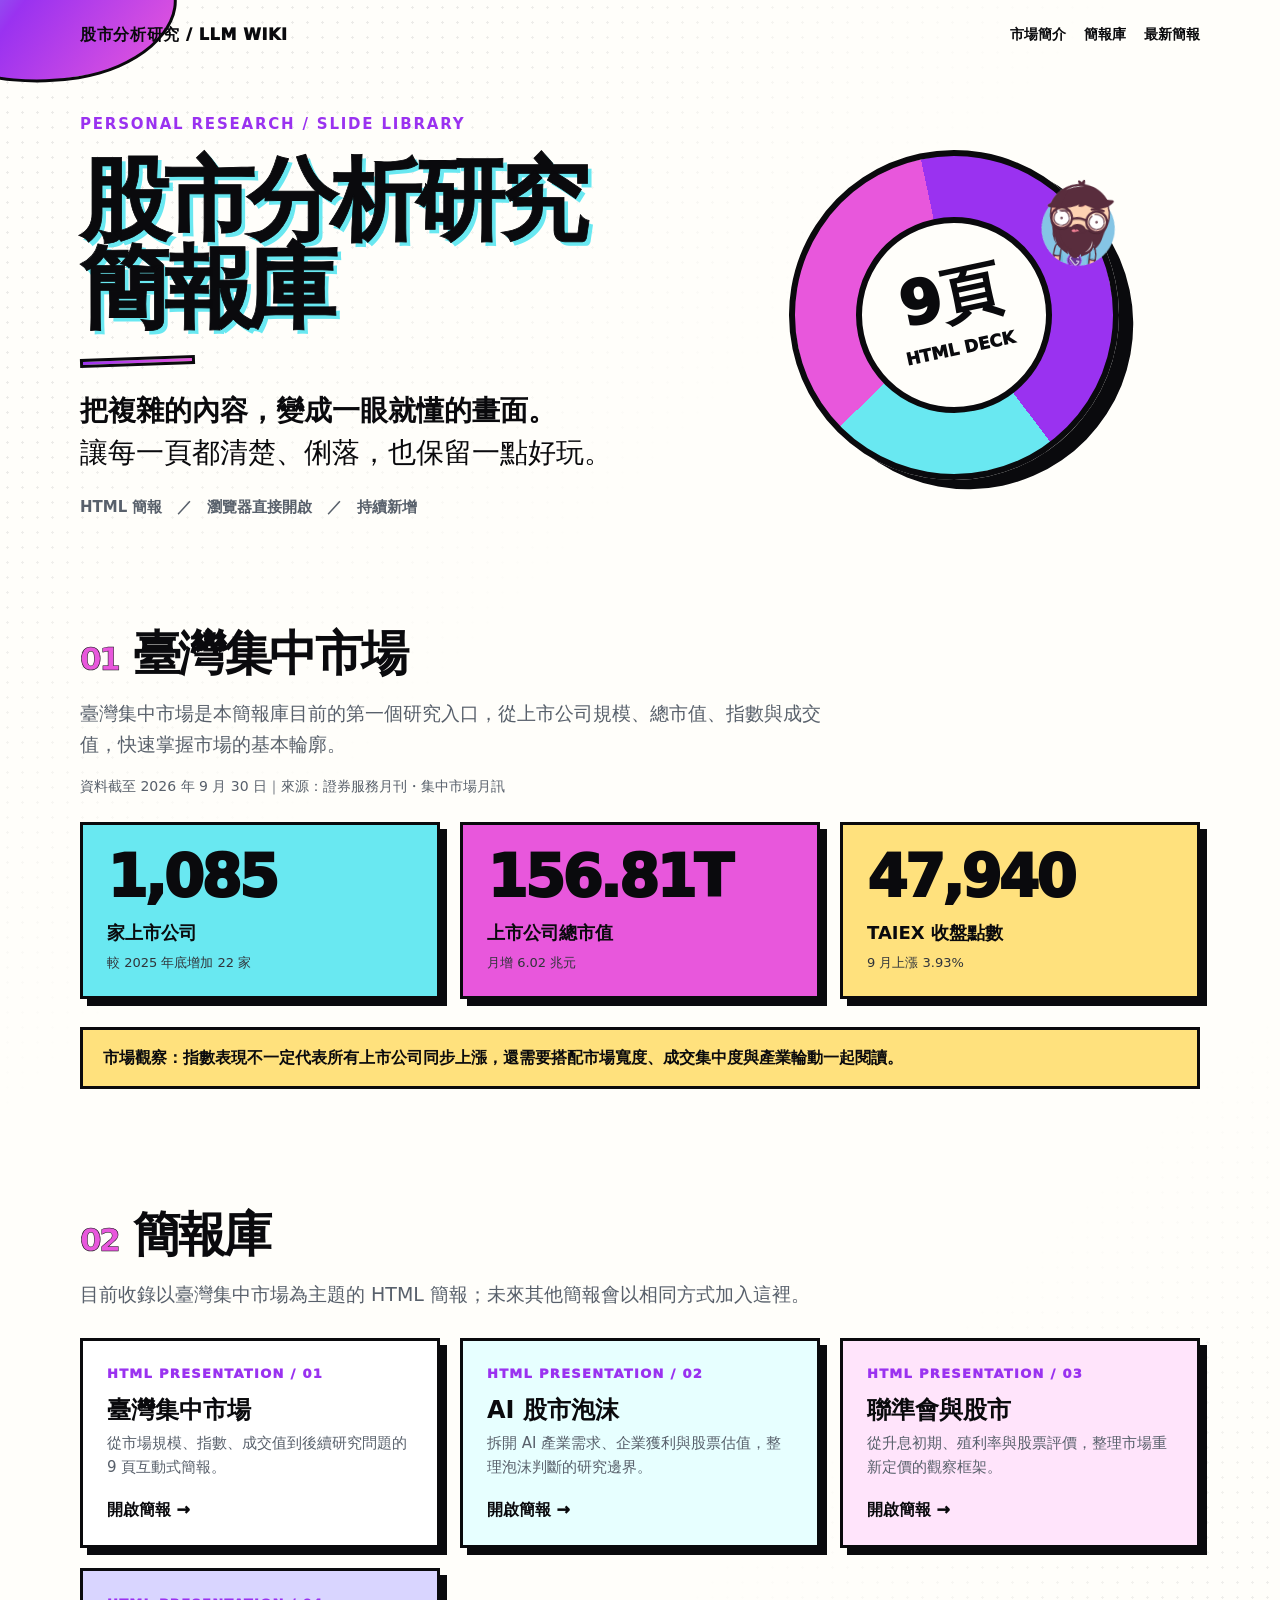
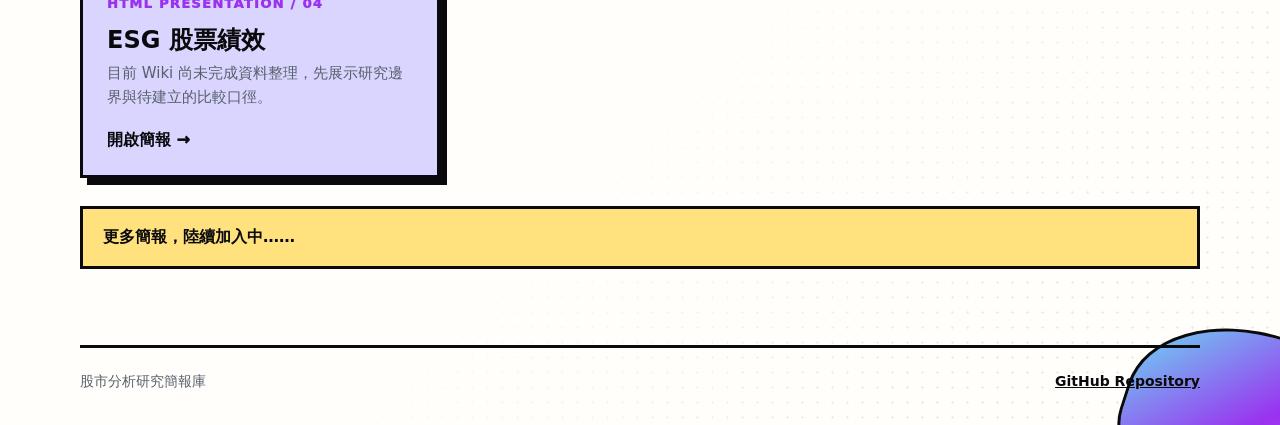
<file: index.html>
<!doctype html>
<html lang="zh-Hant">
<head>
  <meta charset="utf-8">
  <meta name="viewport" content="width=device-width, initial-scale=1">
  <meta name="description" content="股市分析研究簡報庫：以數位普普風呈現市場研究簡報。">
  <title>股市分析研究簡報庫</title>
  <style>
    :root{--paper:#fffefa;--ink:#0a0a0d;--muted:#58606b;--purple:#9a32f0;--pink:#e857dc;--cyan:#69e8f1;--yellow:#ffe17d;--line:3px solid var(--ink)}
    *{box-sizing:border-box}html{scroll-behavior:smooth}body{margin:0;background:#e5e6ed;color:var(--ink);font-family:"Noto Sans TC","Microsoft JhengHei",system-ui,sans-serif;line-height:1.65}
    .page{min-height:100vh;position:relative;overflow:hidden;background:var(--paper)}.page:before{content:"";position:absolute;inset:0;pointer-events:none;background-image:radial-gradient(var(--ink) 1.2px,transparent 1.2px);background-size:15px 15px;opacity:.07;mask-image:linear-gradient(135deg,#000 0 15%,transparent 35% 68%,#000 88%)}
    .blob{position:absolute;border:var(--line);background:linear-gradient(135deg,var(--cyan),var(--purple) 48%,var(--pink));pointer-events:none}.blob.tl{width:280px;height:175px;left:-105px;top:-90px;border-radius:20% 65% 45% 70%;transform:rotate(-9deg)}.blob.br{width:280px;height:190px;right:-120px;bottom:-100px;border-radius:48% 28% 60% 38%;transform:rotate(18deg)}
    .wrap{position:relative;z-index:1;width:min(1120px,calc(100% - 48px));margin:0 auto}.nav{display:flex;align-items:center;justify-content:space-between;gap:20px;padding:22px 0 8px}.brand{font-weight:950;letter-spacing:.04em}.nav-links{display:flex;gap:18px;flex-wrap:wrap;justify-content:flex-end}.nav-links a{color:var(--ink);text-decoration:none;font-size:14px;font-weight:850;border-bottom:2px solid transparent}.nav-links a:hover{color:var(--purple);border-color:var(--purple)}.hero{padding:56px 0 66px;min-height:520px;display:grid;grid-template-columns:1.08fr .92fr;gap:50px;align-items:center}.eyebrow{font-size:15px;letter-spacing:.12em;font-weight:900;color:var(--purple);text-transform:uppercase}.hero h1{max-width:680px;margin:20px 0 18px;font-size:clamp(44px,7vw,90px);line-height:.98;letter-spacing:-.07em;text-shadow:4px 4px 0 var(--cyan);-webkit-text-stroke:.8px var(--ink)}.rule{width:115px;height:9px;border:var(--line);background:linear-gradient(90deg,var(--purple),var(--pink));transform:rotate(-2deg);margin:24px 0}.hero p{max-width:650px;margin:0;font-size:clamp(19px,2.2vw,28px);line-height:1.5}.meta{margin-top:22px!important;font-size:15px!important;color:var(--muted);font-weight:700}.visual{display:grid;place-items:center;min-height:360px;position:relative}.ring{width:min(330px,70vw);aspect-ratio:1;border:6px solid var(--ink);border-radius:50%;background:conic-gradient(var(--purple) 0 43%,var(--cyan) 43% 66%,var(--pink) 66% 100%);box-shadow:12px 12px 0 var(--ink);display:grid;place-items:center;transform:rotate(-12deg)}.ring:after{content:"";width:58%;aspect-ratio:1;border:6px solid var(--ink);border-radius:50%;background:var(--paper)}.ring-copy{position:absolute;text-align:center;transform:rotate(-12deg);font-weight:950}.ring-copy .number{font-size:clamp(30px,4.8vw,60px);line-height:.95}.ring-copy .label{font-size:17px;margin-top:10px}.avatar{position:absolute;width:110px;right:5%;top:2%;transform:rotate(7deg)}.avatar img{display:block;width:100%}
    .section{padding:44px 0 76px}.section h2{margin:0;font-size:clamp(28px,4vw,48px);line-height:1.08;letter-spacing:-.05em}.section h2 span{color:var(--pink);font-size:.65em;margin-right:.45em;-webkit-text-stroke:.5px var(--ink)}.section-intro{max-width:760px;color:var(--muted);font-size:19px;margin:18px 0 28px}.section-meta{margin:-14px 0 24px;color:var(--muted);font-size:14px}.grid{display:grid;grid-template-columns:repeat(3,1fr);gap:20px}.card{border:var(--line);padding:22px 24px;background:#fff;box-shadow:7px 7px 0 var(--ink)}.card:nth-child(2){background:#e7ffff}.card:nth-child(3){background:#ffe4fb}.card h3{margin:0 0 8px;font-size:22px}.card p{margin:0;font-size:16px;line-height:1.6}.stat-grid{display:grid;grid-template-columns:repeat(3,1fr);gap:20px}.stat{border:var(--line);padding:22px 24px;background:var(--cyan);box-shadow:7px 7px 0 var(--ink)}.stat:nth-child(2){background:var(--pink)}.stat:nth-child(3){background:var(--yellow)}.stat-value{font-size:clamp(34px,5vw,58px);font-weight:950;line-height:1.05;letter-spacing:-.05em}.stat-label{font-size:18px;font-weight:900;margin-top:10px}.stat-note{color:#30343a;font-size:13px;margin-top:5px}.entry-grid{display:grid;grid-template-columns:repeat(3,1fr);gap:20px;margin-top:26px}.entry{display:flex;min-height:210px;flex-direction:column;justify-content:space-between;color:var(--ink);text-decoration:none;border:var(--line);padding:22px 24px;background:#fff;box-shadow:7px 7px 0 var(--ink);transition:transform .15s ease}.entry:hover{transform:translate(-3px,-3px)}.entry:nth-child(2){background:#e7ffff}.entry:nth-child(3){background:#ffe4fb}.entry:nth-child(4){background:#d9d5ff}.entry:nth-child(5){background:#fff}.entry:nth-child(6){background:#e7ffff}.entry-tag{font-size:13px;letter-spacing:.1em;font-weight:950;color:var(--purple);text-transform:uppercase}.entry h3{font-size:24px;line-height:1.15;margin:12px 0 8px}.entry p{margin:0;color:var(--muted);font-size:15px;line-height:1.55}.entry-cta{margin-top:18px;font-weight:950}.question-list{display:grid;grid-template-columns:repeat(2,1fr);gap:14px 26px;margin:0;padding:0;list-style:none}.question-list li{border-top:3px solid var(--ink);padding:14px 0;font-size:17px;font-weight:750}.question-list li::before{content:"?";display:inline-grid;place-items:center;width:26px;height:26px;margin-right:10px;border:2px solid var(--ink);border-radius:50%;background:var(--cyan);font-weight:950}.notice{margin-top:28px;border:var(--line);background:var(--yellow);padding:15px 20px;font-size:16px;font-weight:750}.footer{border-top:var(--line);padding:22px 0 32px;color:var(--muted);font-size:14px;display:flex;justify-content:space-between;gap:18px}.footer a{color:var(--ink);font-weight:850}
    @media(max-width:760px){.wrap{width:min(100% - 34px,600px)}.nav{align-items:flex-start;flex-direction:column}.nav-links{justify-content:flex-start}.hero{grid-template-columns:1fr;gap:20px;padding-top:44px}.visual{min-height:285px}.avatar{width:84px;right:10%;top:0}.grid,.stat-grid,.entry-grid,.question-list,.links{grid-template-columns:1fr}.section{padding:34px 0 54px}.footer{display:block}.footer span{display:block;margin-top:6px}}
  </style>
</head>
<body>
  <main class="page">
    <div class="blob tl"></div><div class="blob br"></div>
    <div class="wrap">
      <nav class="nav" aria-label="主要導覽">
        <div class="brand">股市分析研究 / LLM WIKI</div>
        <div class="nav-links"><a href="#market">市場簡介</a><a href="#decks">簡報庫</a><a href="html/taiwan-stock-market.html">最新簡報</a></div>
      </nav>
      <header class="hero">
        <div>
          <div class="eyebrow">Personal Research / Slide Library</div>
          <h1>股市分析研究<br>簡報庫</h1>
          <div class="rule"></div>
          <p><strong>把複雜的內容，變成一眼就懂的畫面。</strong><br>讓每一頁都清楚、俐落，也保留一點好玩。</p>
          <p class="meta">HTML 簡報　／　瀏覽器直接開啟　／　持續新增</p>
        </div>
        <div class="visual" aria-label="股市研究簡報視覺化裝飾">
          <div class="ring"></div>
          <div class="ring-copy"><div class="number">9頁</div><div class="label">HTML DECK</div></div>
          <figure class="avatar"><img src="raw/assets/beanhead-01-transparent.png" alt="研究角色插圖"></figure>
        </div>
      </header>

      <section class="section" id="market">
        <h2><span>01</span>臺灣集中市場</h2>
        <p class="section-intro">臺灣集中市場是本簡報庫目前的第一個研究入口，從上市公司規模、總市值、指數與成交值，快速掌握市場的基本輪廓。</p>
        <p class="section-meta">資料截至 2026 年 9 月 30 日｜來源：證券服務月刊・集中市場月訊</p>
        <div class="stat-grid">
          <article class="stat"><div class="stat-value">1,085</div><div class="stat-label">家上市公司</div><div class="stat-note">較 2025 年底增加 22 家</div></article>
          <article class="stat"><div class="stat-value">156.81T</div><div class="stat-label">上市公司總市值</div><div class="stat-note">月增 6.02 兆元</div></article>
          <article class="stat"><div class="stat-value">47,940</div><div class="stat-label">TAIEX 收盤點數</div><div class="stat-note">9 月上漲 3.93%</div></article>
        </div>
        <div class="notice">市場觀察：指數表現不一定代表所有上市公司同步上漲，還需要搭配市場寬度、成交集中度與產業輪動一起閱讀。</div>
      </section>

      <section class="section" id="decks">
        <h2><span>02</span>簡報庫</h2>
        <p class="section-intro">目前收錄以臺灣集中市場為主題的 HTML 簡報；未來其他簡報會以相同方式加入這裡。</p>
        <div class="entry-grid">
          <a class="entry" href="html/taiwan-stock-market.html"><div><div class="entry-tag">HTML Presentation / 01</div><h3>臺灣集中市場</h3><p>從市場規模、指數、成交值到後續研究問題的 9 頁互動式簡報。</p></div><div class="entry-cta">開啟簡報 →</div></a>
          <a class="entry" href="html/ai-stock-bubble.html"><div><div class="entry-tag">HTML Presentation / 02</div><h3>AI 股市泡沫</h3><p>拆開 AI 產業需求、企業獲利與股票估值，整理泡沫判斷的研究邊界。</p></div><div class="entry-cta">開啟簡報 →</div></a>
          <a class="entry" href="html/fed-and-stocks.html"><div><div class="entry-tag">HTML Presentation / 03</div><h3>聯準會與股市</h3><p>從升息初期、殖利率與股票評價，整理市場重新定價的觀察框架。</p></div><div class="entry-cta">開啟簡報 →</div></a>
          <a class="entry" href="html/esg-stock-performance.html"><div><div class="entry-tag">HTML Presentation / 04</div><h3>ESG 股票績效</h3><p>目前 Wiki 尚未完成資料整理，先展示研究邊界與待建立的比較口徑。</p></div><div class="entry-cta">開啟簡報 →</div></a>
        </div>
        <div class="notice">更多簡報，陸續加入中……</div>
      </section>

      <footer class="footer">
        <span>股市分析研究簡報庫</span>
        <span><a href="https://github.com/tzuyin-19/-LLM-Wiki">GitHub Repository</a></span>
      </footer>
    </div>
  </main>
</body>
</html>
</file>
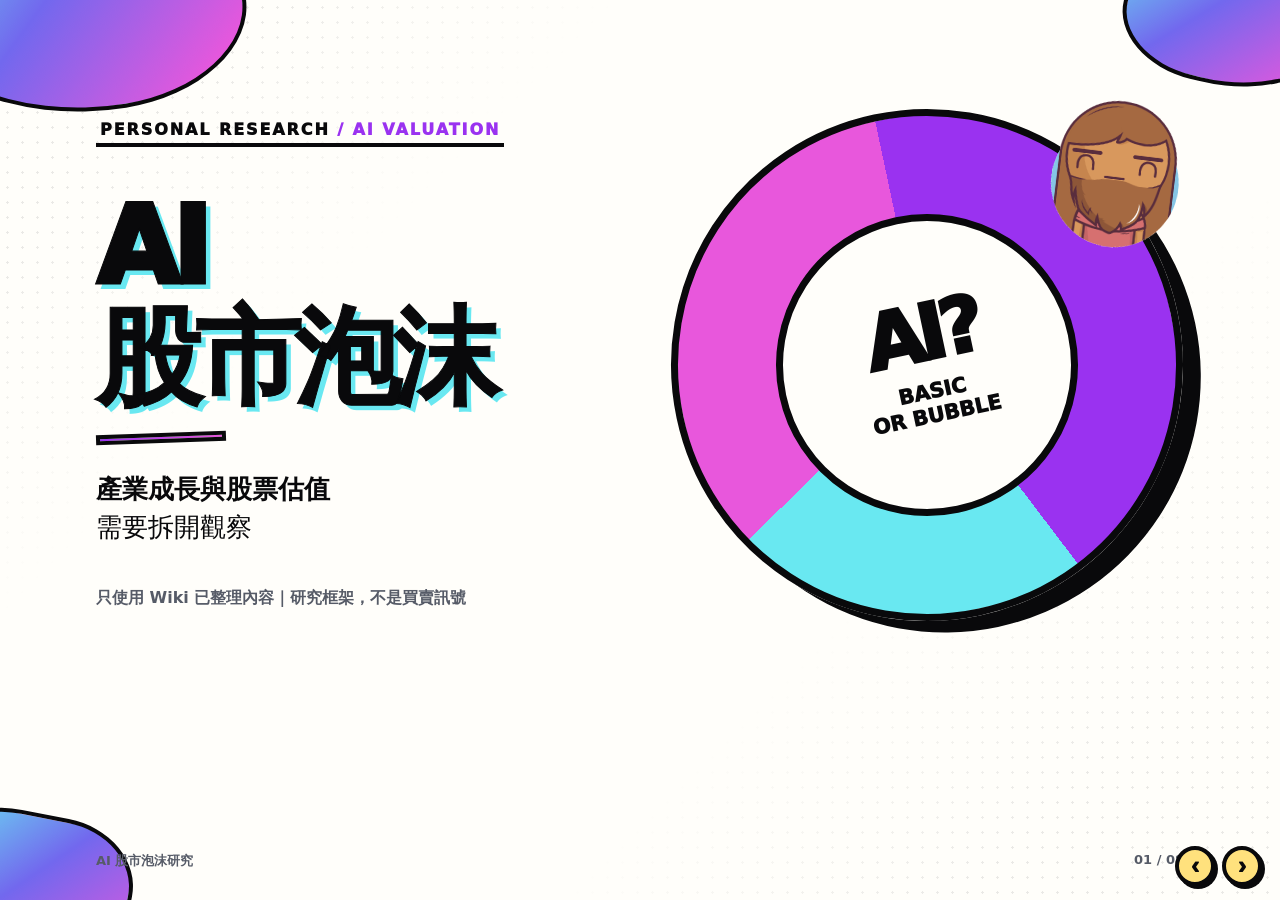
<file: html/ai-stock-bubble.html>
<!doctype html>
<html lang="zh-Hant">
<head>
  <meta charset="utf-8"><meta name="viewport" content="width=device-width, initial-scale=1">
  <title>AI 股市泡沫｜數位普普風研究簡報</title><link rel="stylesheet" href="deck.css">
</head>
<body>
<main aria-label="AI 股市泡沫研究簡報">
  <section class="slide cover active"><div class="blob tl"></div><div class="blob tr"></div><div class="blob bl"></div><div class="content cover-grid"><div class="cover-copy"><div class="eyebrow">Personal Research <span>/ AI Valuation</span></div><h1>AI<br>股市泡沫</h1><div class="rule"></div><p class="lead"><strong>產業成長與股票估值</strong><br>需要拆開觀察</p><p class="subtle">只使用 Wiki 已整理內容｜研究框架，不是買賣訊號</p></div><div class="cover-visual"><div class="ring"></div><div class="ring-copy"><div class="number">AI?</div><div class="caption">BASIC<br>OR BUBBLE</div></div></div></div><figure class="avatar cover-avatar"><img src="../raw/assets/beanhead-02-transparent.png" alt="研究視角插圖"></figure><div class="footer"><span>AI 股市泡沫研究</span><span>01 / 08</span></div></section>
  <section class="slide"><div class="blob tr"></div><div class="blob bl"></div><div class="content"><div class="slide-head"><span class="slide-no">01</span><h2>兩個問題，不是一個答案</h2></div><div class="rule"></div><div class="two-col wide-left"><div><p class="lead">AI 產業需求、企業獲利與 AI 股票估值，可能朝不同方向變化。</p><div class="stat-stack"><div class="stat-line"><span class="number">需求</span><span class="label">模型、雲端、資料中心與晶片</span></div><div class="stat-line"><span class="number">獲利</span><span class="label">營收、毛利率、淨利率與現金流</span></div><div class="stat-line"><span class="number">估值</span><span class="label">利率、風險溢酬與市場定價</span></div></div></div><div class="note yellow">研究摘要：<strong>產業基本面變好，不代表所有 AI 股票估值都合理。</strong></div></div></div><div class="footer"><span>問題拆解</span><span>02 / 08</span></div></section>
  <section class="slide"><div class="blob tl"></div><div class="blob br"></div><div class="content"><div class="slide-head"><span class="slide-no">02</span><h2>獲利與現金流是觀察入口</h2></div><div class="rule"></div><div class="two-col"><div><p class="lead">凱基證券整理的觀點，將獲利率與自由現金流視為區分成長與估值泡沫的線索。</p><div class="note cyan" style="margin-top:1.8em">文章引用一組 <strong>30 家 AI 概念企業</strong>，並與標普 470 家平均比較。樣本定義與計算方式尚未回到原始研究核對。</div></div><div><div class="big-number">FCF</div><div class="big-label">自由現金流可以補充只看營收或股價的不足。</div><div class="note pink" style="margin-top:1.6em">需要確認資本支出、租賃與融資成本是否完整納入。</div></div></div></div><div class="footer"><span>獲利率與自由現金流</span><span>03 / 08</span></div></section>
  <section class="slide"><div class="blob tr"></div><div class="blob bl"></div><div class="content"><div class="slide-head"><span class="slide-no">03</span><h2>與 1999 年比較，仍不能直接下結論</h2></div><div class="rule"></div><div class="two-col wide-left"><div><p class="lead">文章認為目前部分科技產業的現金創造能力，比 1999 年科技泡沫時期更健康。</p><div class="change-stage"><div class="change up"><div class="value">較強</div><div class="desc">文章對現況的正面比較</div></div><div class="change down"><div class="value">待核</div><div class="desc">樣本、期間與計算口徑尚未核對</div></div></div></div><div class="note yellow"><strong>可保留的判斷</strong><br><br>短線估值疑慮仍可能造成市場震盪。這篇券商觀點不足以證明 AI 股票沒有泡沫或估值合理。</div></div></div><div class="footer"><span>歷史比較的限制</span><span>04 / 08</span></div></section>
  <section class="slide"><div class="blob tl"></div><div class="blob br"></div><div class="content"><div class="slide-head"><span class="slide-no">04</span><h2>利率與預期反轉，會放大估值風險</h2></div><div class="rule"></div><div class="risk-layout"><div><div class="risk-number">3</div><p class="lead"><strong>全球風險</strong><br>需要放進同一個情境框架</p></div><div class="risk-list"><div class="risk-item"><h3>AI 預期</h3><p>投資與獲利預期反轉，可能造成資產估值修正。</p></div><div class="risk-item"><h3>債券殖利率</h3><p>殖利率上升可能提高折現壓力。</p></div><div class="risk-item"><h3>金融脆弱性</h3><p>槓桿、流動性錯配與集中度可能互相放大。</p></div><div class="risk-item"><h3>資料缺口</h3><p>目前尚無完整 Wiki 資料量化對個別公司或臺股的影響。</p></div></div></div><div class="footer"><span>全球金融穩定風險</span><span>05 / 08</span></div></section>
  <section class="slide"><div class="blob tr"></div><div class="blob bl"></div><div class="content"><div class="slide-head"><span class="slide-no">05</span><h2>目前可形成的研究假說</h2></div><div class="rule"></div><p class="lead">這些是假說，不是已驗證的市場結論。</p><div class="question-list"><div class="question"><div class="qno">A</div><p><strong>基本面與估值分離</strong><br>AI 產業基本面仍成長，不代表所有 AI 股票估值合理。</p></div><div class="question"><div class="qno">B</div><p><strong>利率先影響定價</strong><br>高估值成長股可能先反映折現率變化，再反映營收。</p></div><div class="question"><div class="qno">C</div><p><strong>需求與供給同時觀察</strong><br>資料中心建設放慢，可能先改變訂單時點與客戶組合。</p></div></div></div><div class="footer"><span>研究假說</span><span>06 / 08</span></div></section>
  <section class="slide"><div class="blob tl"></div><div class="blob br"></div><div class="content"><div class="slide-head"><span class="slide-no">06</span><h2>研究邊界</h2></div><div class="rule"></div><div class="two-col"><div><p class="lead">目前 Wiki 足以建立研究框架，但不足以做出完整的量化比較。</p><div class="stat-stack"><div class="stat-line"><span class="number">B</span><span class="label">券商觀點與官方分析</span></div><div class="stat-line"><span class="number">缺</span><span class="label">美債殖利率、估值與公司資料集</span></div><div class="stat-line"><span class="number">待</span><span class="label">核對樣本、期間、指標與方法</span></div></div></div><div class="note pink"><strong>因此本簡報不回答：</strong><br><br>AI 股票現在是不是泡沫？<br>哪些股票一定會上漲或下跌？</div></div></div><div class="footer"><span>證據等級與限制</span><span>07 / 08</span></div></section>
  <section class="slide"><div class="blob tl"></div><div class="blob tr"></div><div class="content"><div class="slide-head"><span class="slide-no">07</span><h2>來源與下一步</h2></div><div class="rule"></div><p class="lead"><strong>先把產業需求、公司獲利與股票估值分開，再用資料連回來。</strong></p><ul class="source-list"><li><a href="../wiki/macro/ai-valuation-and-rate-risk.md">Wiki：AI 估值與利率風險</a></li><li><a href="../wiki/source-notes/2026-01-06-kgi-ai-us-stocks-bubble.md">Wiki 來源筆記：凱基證券・AI 是美股的未來還是泡沫？</a></li><li><a href="../wiki/macro/global-financial-stability-risks.md">Wiki：全球金融穩定風險</a></li><li><a href="../wiki/source-notes/2026-10-13-IMF-global-financial-markets-risks.md">Wiki 來源筆記：IMF 全球金融市場風險</a></li></ul><div class="note yellow" style="margin-top:1.5em">下一步：核對 AI 企業樣本、自由現金流口徑與殖利率資料，再進行可重現比較。</div></div><div class="footer"><span>AI 股市泡沫研究</span><span>08 / 08</span></div></section>
</main>
<nav class="controls" aria-label="簡報控制"><button id="prev" aria-label="上一頁">‹</button><button id="next" aria-label="下一頁">›</button></nav><script src="deck.js"></script>
</body></html>
</file>
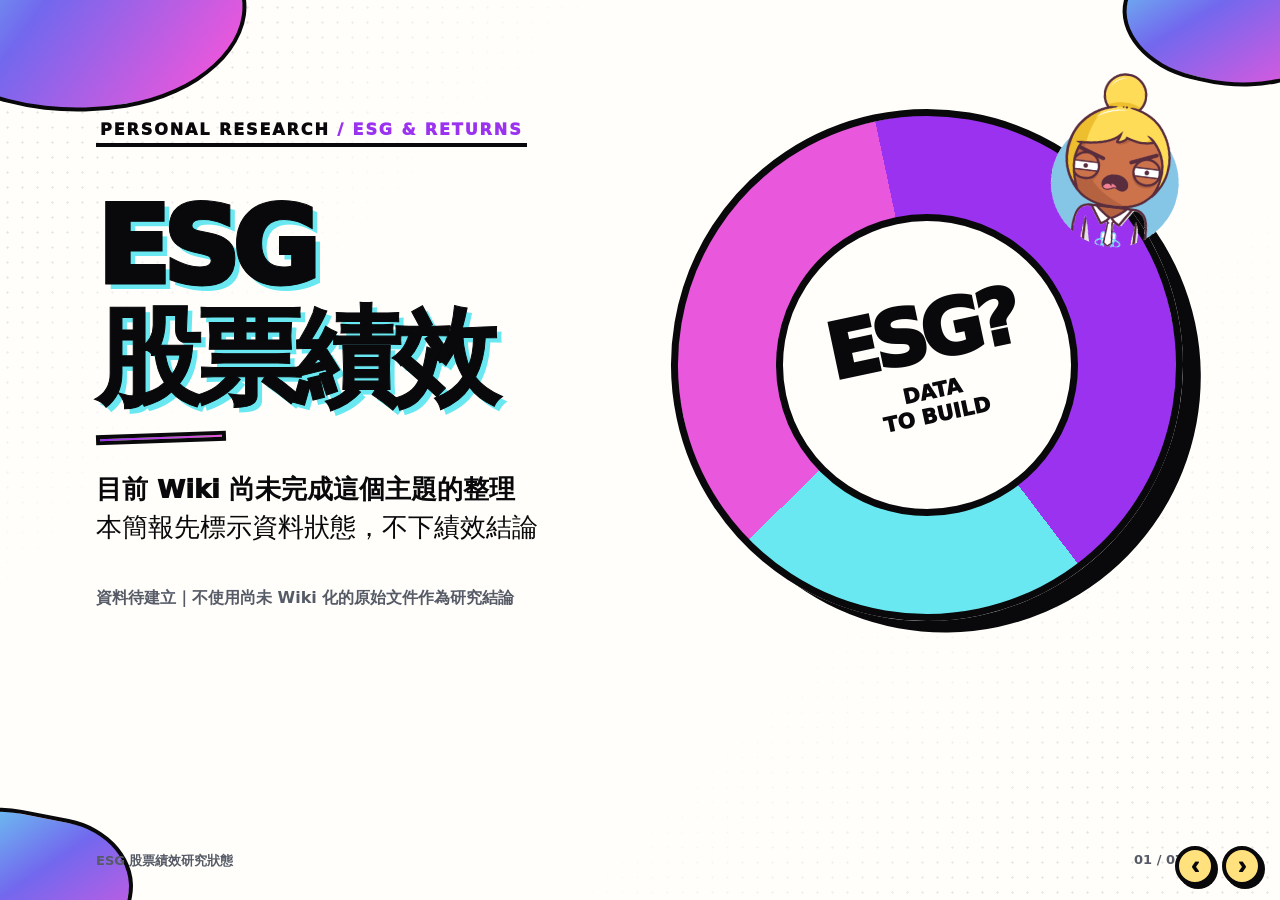
<file: html/esg-stock-performance.html>
<!doctype html>
<html lang="zh-Hant">
<head>
  <meta charset="utf-8"><meta name="viewport" content="width=device-width, initial-scale=1">
  <title>ESG 股票績效｜資料待建立</title><link rel="stylesheet" href="deck.css">
</head>
<body>
<main aria-label="ESG 股票績效研究簡報">
  <section class="slide cover active"><div class="blob tl"></div><div class="blob tr"></div><div class="blob bl"></div><div class="content cover-grid"><div class="cover-copy"><div class="eyebrow">Personal Research <span>/ ESG & Returns</span></div><h1>ESG<br>股票績效</h1><div class="rule"></div><p class="lead"><strong>目前 Wiki 尚未完成這個主題的整理</strong><br>本簡報先標示資料狀態，不下績效結論</p><p class="subtle">資料待建立｜不使用尚未 Wiki 化的原始文件作為研究結論</p></div><div class="cover-visual"><div class="ring"></div><div class="ring-copy"><div class="number">ESG?</div><div class="caption">DATA<br>TO BUILD</div></div></div></div><figure class="avatar cover-avatar"><img src="../raw/assets/beanhead-05-transparent.png" alt="研究視角插圖"></figure><div class="footer"><span>ESG 股票績效研究狀態</span><span>01 / 07</span></div></section>
  <section class="slide"><div class="blob tr"></div><div class="blob bl"></div><div class="content"><div class="slide-head"><span class="slide-no">01</span><h2>目前 Wiki 狀態</h2></div><div class="rule"></div><div class="two-col wide-left"><div><div class="big-number">0</div><div class="big-label">目前尚未建立 ESG 股票績效的 Wiki 主題頁、來源筆記或分析頁。</div></div><div class="note yellow"><strong>因此目前沒有足夠的 Wiki 證據</strong><br><br>不能判斷 ESG 評等與股票報酬之間的關係，也不能比較不同期間或產業。</div></div></div><div class="footer"><span>資料狀態</span><span>02 / 07</span></div></section>
  <section class="slide"><div class="blob tl"></div><div class="blob br"></div><div class="content"><div class="slide-head"><span class="slide-no">02</span><h2>目前不能下的結論</h2></div><div class="rule"></div><p class="lead">在沒有 Wiki 化的資料前，以下問題都不能寫成已知事實。</p><div class="risk-layout"><div><div class="risk-number">?</div><p class="lead"><strong>不猜測</strong><br>先保留研究空間</p></div><div class="risk-list"><div class="risk-item"><h3>績效方向</h3><p>ESG 評等較高是否代表股票報酬較好？</p></div><div class="risk-item"><h3>期間差異</h3><p>短期、長期與不同市場階段是否得到相同結果？</p></div><div class="risk-item"><h3>產業差異</h3><p>產業結構與公司規模是否影響比較結果？</p></div><div class="risk-item"><h3>評等方法</h3><p>不同 ESG 評等機構的定義是否一致？</p></div></div></div><div class="footer"><span>研究邊界</span><span>03 / 07</span></div></section>
  <section class="slide"><div class="blob tr"></div><div class="blob bl"></div><div class="content"><div class="slide-head"><span class="slide-no">03</span><h2>需要先定義比較口徑</h2></div><div class="rule"></div><div class="stat-stack"><div class="stat-line"><span class="number">ESG</span><span class="label">評等來源、指標定義與分數方向</span></div><div class="stat-line"><span class="number">報酬</span><span class="label">價格報酬或含息報酬、幣別與期間</span></div><div class="stat-line"><span class="number">基準</span><span class="label">市場指數、產業基準與樣本範圍</span></div></div><div class="note cyan" style="margin-top:2em;max-width:950px">這些是後續研究需要先釐清的資料欄位，不是本次簡報已完成的實證結果。</div><div class="footer"><span>研究設計的資料欄位</span><span>04 / 07</span></div></section>
  <section class="slide"><div class="blob tl"></div><div class="blob br"></div><div class="content"><div class="slide-head"><span class="slide-no">04</span><h2>資料整理完成前，先保留假說</h2></div><div class="rule"></div><div class="two-col"><div><div class="note pink"><strong>待驗證假說</strong><br><br>ESG 表現與股票績效可能存在關係，但方向、強度與穩定性都需要資料檢驗。</div><div class="note yellow" style="margin-top:1.5em"><strong>反向可能</strong><br><br>較高 ESG 成本、產業組成或公司規模，也可能影響觀察到的績效差異。</div></div><div><div class="big-number">?</div><div class="big-label">沒有比較資料前，不把相關性寫成因果關係。</div></div></div><div class="footer"><span>研究假說</span><span>05 / 07</span></div></section>
  <section class="slide"><div class="blob tr"></div><div class="blob bl"></div><div class="content"><div class="slide-head"><span class="slide-no">05</span><h2>下一步：先完成 Wiki 化</h2></div><div class="rule"></div><div class="question-list"><div class="question"><div class="qno">01</div><p><strong>整理來源</strong><br>把 ESG 研究文件建立來源筆記，記錄方法、樣本與資料期間。</p></div><div class="question"><div class="qno">02</div><p><strong>建立概念頁</strong><br>說明 ESG 評等、股票報酬、基準與比較限制。</p></div><div class="question"><div class="qno">03</div><p><strong>再做分析</strong><br>有可核對的資料後，才比較 ESG 與股票績效。</p></div></div></div><div class="footer"><span>後續研究路徑</span><span>06 / 07</span></div></section>
  <section class="slide"><div class="blob tl"></div><div class="blob tr"></div><div class="content"><div class="slide-head"><span class="slide-no">06</span><h2>資料狀態與研究邊界</h2></div><div class="rule"></div><p class="lead"><strong>本簡報的結論只有一個：ESG 股票績效仍待 Wiki 整理與驗證。</strong></p><ul class="source-list"><li>目前 Wiki 尚無 ESG 股票績效的來源筆記與分析頁。</li><li>尚未納入 Wiki 的文件，不作為本簡報的績效證據。</li><li>完成來源整理後，再補上樣本、期間、基準與計算方式。</li></ul><div class="note yellow" style="margin-top:1.5em">這是一份資料狀態簡報，不是 ESG 股票績效研究結論。</div></div><div class="footer"><span>ESG 股票績效研究狀態</span><span>07 / 07</span></div></section>
</main>
<nav class="controls" aria-label="簡報控制"><button id="prev" aria-label="上一頁">‹</button><button id="next" aria-label="下一頁">›</button></nav><script src="deck.js"></script>
</body></html>
</file>
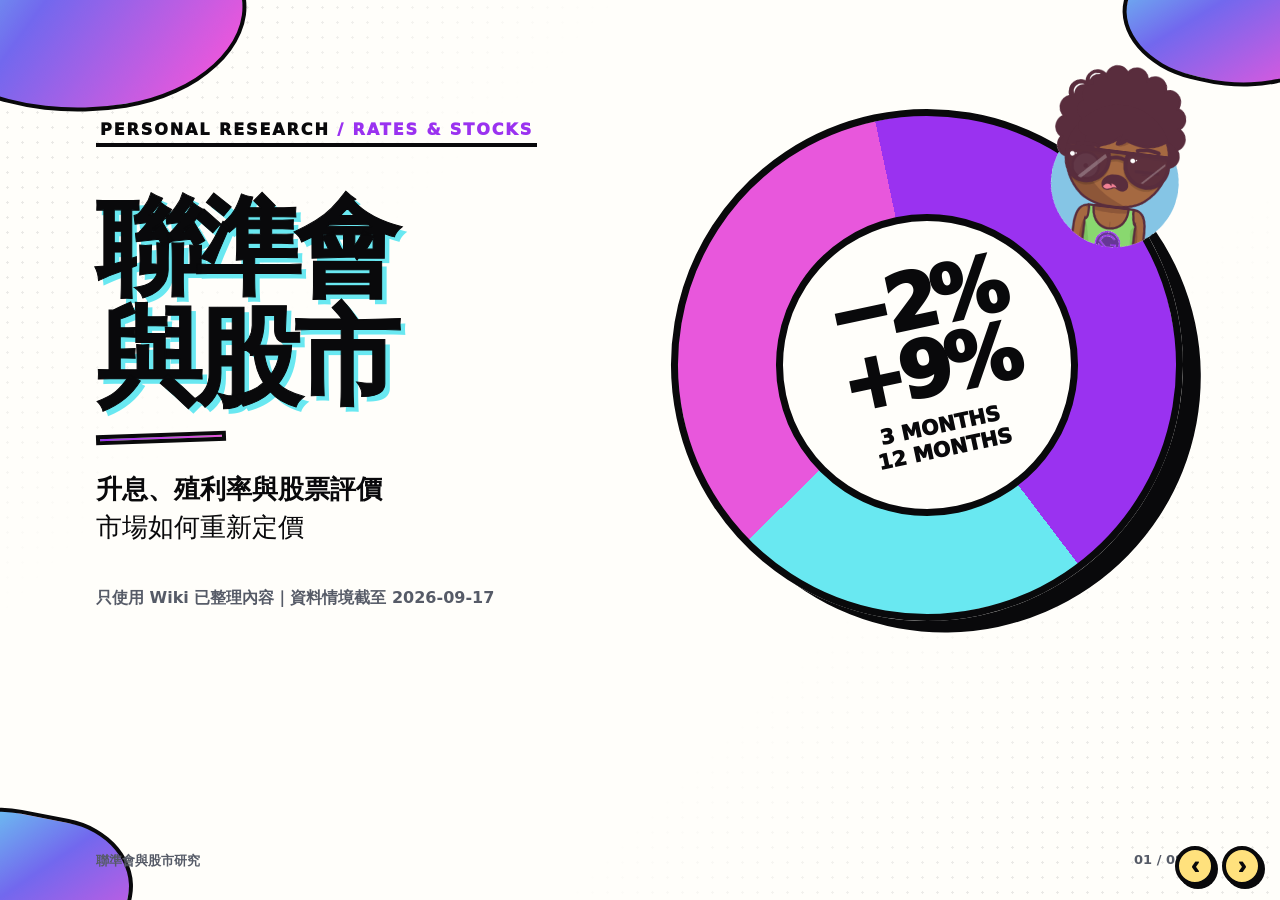
<file: html/fed-and-stocks.html>
<!doctype html>
<html lang="zh-Hant">
<head>
  <meta charset="utf-8"><meta name="viewport" content="width=device-width, initial-scale=1">
  <title>聯準會與股市｜數位普普風研究簡報</title><link rel="stylesheet" href="deck.css">
</head>
<body>
<main aria-label="聯準會與股市研究簡報">
  <section class="slide cover active"><div class="blob tl"></div><div class="blob tr"></div><div class="blob bl"></div><div class="content cover-grid"><div class="cover-copy"><div class="eyebrow">Personal Research <span>/ Rates & Stocks</span></div><h1>聯準會<br>與股市</h1><div class="rule"></div><p class="lead"><strong>升息、殖利率與股票評價</strong><br>市場如何重新定價</p><p class="subtle">只使用 Wiki 已整理內容｜資料情境截至 2026-09-17</p></div><div class="cover-visual"><div class="ring"></div><div class="ring-copy"><div class="number">−2%<br>+9%</div><div class="caption">3 MONTHS<br>12 MONTHS</div></div></div></div><figure class="avatar cover-avatar"><img src="../raw/assets/beanhead-03-transparent.png" alt="研究視角插圖"></figure><div class="footer"><span>聯準會與股市研究</span><span>01 / 08</span></div></section>
  <section class="slide"><div class="blob tr"></div><div class="blob bl"></div><div class="content"><div class="slide-head"><span class="slide-no">01</span><h2>升息初期，股市可能先承壓</h2></div><div class="rule"></div><div class="two-col wide-left"><div><p class="lead">經濟日報整理銀行觀點，指出升息初期的股市反應與其後一年可能不同。</p><div class="change-stage"><div class="change down"><div class="value">−2%</div><div class="desc">文章引述的歷史統計<br>升息初期前三個月平均</div></div><div class="change up"><div class="value">+9%</div><div class="desc">文章引述的歷史統計<br>其後 12 個月平均</div></div></div></div><div class="note yellow">這組統計來自媒體轉述，完整樣本、指數與報酬計算方式尚未核對。</div></div></div><div class="footer"><span>升息周期的時間差</span><span>02 / 08</span></div></section>
  <section class="slide"><div class="blob tl"></div><div class="blob br"></div><div class="content"><div class="slide-head"><span class="slide-no">02</span><h2>殖利率上升，會增加估值壓力</h2></div><div class="rule"></div><div class="two-col"><div><div class="big-number">10Y</div><div class="big-label">美債殖利率是市場觀察折現率與風險溢酬的重要入口。</div></div><div><p class="lead">銀行觀點認為，美債殖利率維持高檔、升息預期與發債供給，可能增加市場波動與股票評價壓力。</p><div class="note cyan" style="margin-top:1.7em">這是市場風險框架，不是對股市方向的單一預測。</div></div></div></div><div class="footer"><span>利率與股票評價</span><span>03 / 08</span></div></section>
  <section class="slide"><div class="blob tr"></div><div class="blob bl"></div><div class="content"><div class="slide-head"><span class="slide-no">03</span><h2>企業獲利與 AI 資本支出是抵銷因素</h2></div><div class="rule"></div><div class="risk-layout"><div><div class="risk-number">2</div><p class="lead"><strong>兩條支撐線索</strong><br>需要和利率一起觀察</p></div><div class="risk-list"><div class="risk-item"><h3>企業獲利</h3><p>若獲利預期改善，可能抵銷部分折現率壓力。</p></div><div class="risk-item"><h3>AI 資本支出</h3><p>大型雲端業者若上調資本支出，AI 供應鏈可能仍有基本面支撐。</p></div><div class="risk-item"><h3>限制</h3><p>這些是銀行觀點，不是本文獨立驗證的公司獲利預測。</p></div><div class="risk-item"><h3>延伸</h3><p>還要追蹤通膨、油價與企業實際現金流。</p></div></div></div><div class="footer"><span>基本面與利率的拉鋸</span><span>04 / 08</span></div></section>
  <section class="slide"><div class="blob tl"></div><div class="blob br"></div><div class="content"><div class="slide-head"><span class="slide-no">04</span><h2>短期重新定價，不能等同長期趨勢</h2></div><div class="rule"></div><div class="two-col wide-left"><div><p class="lead">研究上應把兩個期間分開：升息初期的估值調整，以及之後基本面是否修復。</p><div class="stat-stack"><div class="stat-line"><span class="number">短期</span><span class="label">利率預期、殖利率與市場波動</span></div><div class="stat-line"><span class="number">中期</span><span class="label">企業獲利、AI 資本支出與通膨路徑</span></div></div></div><div class="note pink"><strong>可觀察的關係</strong><br><br>利率上升可能先改變股票定價；企業獲利則決定壓力是否延續。</div></div></div><div class="footer"><span>研究期間的拆分</span><span>05 / 08</span></div></section>
  <section class="slide"><div class="blob tr"></div><div class="blob bl"></div><div class="content"><div class="slide-head"><span class="slide-no">05</span><h2>不能直接推導臺股買賣方向</h2></div><div class="rule"></div><p class="lead">現有來源支持建立觀察框架，但不足以直接推導臺灣集中市場或個別股票的買賣方向。</p><div class="question-list"><div class="question"><div class="qno">01</div><p><strong>資料連結</strong><br>Fed 點陣圖、10 年期殖利率、油價與通膨是否支持文章情境？</p></div><div class="question"><div class="qno">02</div><p><strong>臺灣傳導</strong><br>臺灣 AI 供應鏈的資本支出與訂單能否抵銷折現率壓力？</p></div><div class="question"><div class="qno">03</div><p><strong>市場差異</strong><br>美股歷史統計能否適用於臺股，仍需要另外驗證。</p></div></div></div><div class="footer"><span>市場傳導的限制</span><span>06 / 08</span></div></section>
  <section class="slide"><div class="blob tl"></div><div class="blob br"></div><div class="content"><div class="slide-head"><span class="slide-no">06</span><h2>目前研究假說</h2></div><div class="rule"></div><div class="two-col"><div><div class="big-number">2</div><div class="big-label">需要分開驗證的市場階段</div></div><div><div class="note cyan"><strong>升息初期</strong><br>估值與殖利率變化可能主導市場反應</div><div class="note yellow" style="margin-top:1.4em"><strong>其後 12 個月</strong><br>企業獲利、AI 資本支出與通膨路徑可能重新成為主線</div></div></div></div><div class="footer"><span>研究假說，不是市場預測</span><span>07 / 08</span></div></section>
  <section class="slide"><div class="blob tl"></div><div class="blob tr"></div><div class="content"><div class="slide-head"><span class="slide-no">07</span><h2>來源與下一步</h2></div><div class="rule"></div><p class="lead"><strong>把利率、殖利率、企業獲利與 AI 資本支出放在同一條觀察線上。</strong></p><ul class="source-list"><li><a href="../wiki/macro/ai-valuation-and-rate-risk.md">Wiki：AI 估值與利率風險</a></li><li><a href="../wiki/source-notes/2026-09-17-udn-fed-rate-hike-investment.md">Wiki 來源筆記：經濟日報・Fed 升息 1 碼後怎麼投資？</a></li><li><a href="../wiki/source-notes/2026-10-22-sinotrade-us-yields-dotcom-comparison.md">Wiki 來源筆記：殖利率與 2000 年科技泡沫</a></li><li><a href="../wiki/source-notes/2026-01-06-kgi-ai-us-stocks-bubble.md">Wiki 來源筆記：AI 是美股的未來還是泡沫？</a></li></ul><div class="note yellow" style="margin-top:1.5em">下一步：核對升息周期統計，補上 Fed 官方資料與臺灣市場傳導資料。</div></div><div class="footer"><span>聯準會與股市研究</span><span>08 / 08</span></div></section>
</main>
<nav class="controls" aria-label="簡報控制"><button id="prev" aria-label="上一頁">‹</button><button id="next" aria-label="下一頁">›</button></nav><script src="deck.js"></script>
</body></html>
</file>
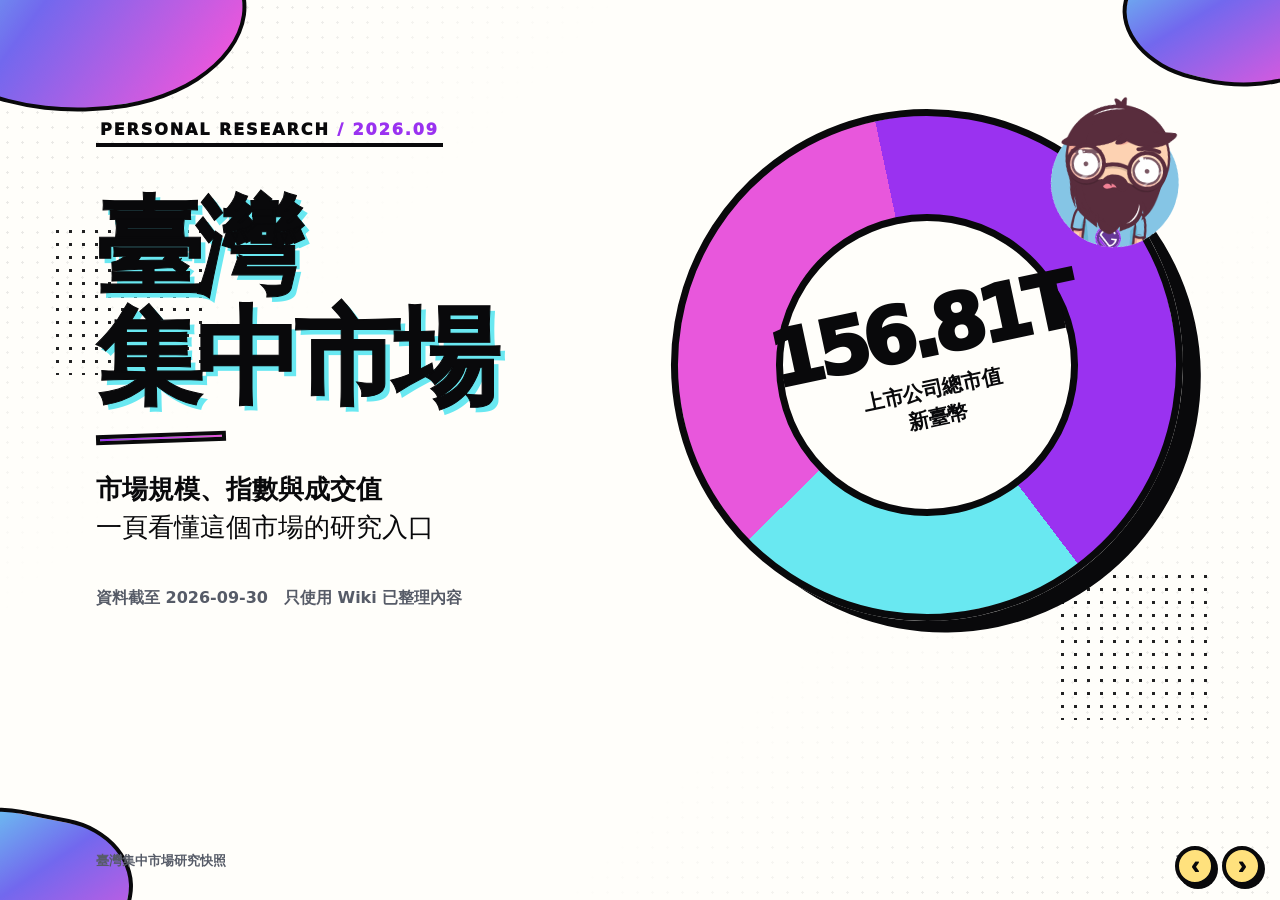
<file: html/taiwan-stock-market.html>
<!doctype html>
<html lang="zh-Hant">
<head>
  <meta charset="utf-8">
  <meta name="viewport" content="width=device-width, initial-scale=1">
  <title>臺灣集中市場｜數位普普風研究簡報</title>
  <style>
    :root{--paper:#fffefa;--ink:#09090b;--muted:#565b67;--purple:#9a32f0;--pink:#e857dc;--cyan:#69e8f1;--blue:#7268ee;--yellow:#ffe17d;--line:4px solid var(--ink)}
    *{box-sizing:border-box}html,body{margin:0;background:#dfe1e9;color:var(--ink);font-family:"Noto Sans TC","Microsoft JhengHei",system-ui,sans-serif}body{counter-reset:slide}
    .slide{min-height:100vh;display:none;position:relative;overflow:hidden;background:var(--paper);padding:6.5vh 7.5vw 9vh;counter-increment:slide}
    .slide.active{display:block}.slide:before{content:"";position:absolute;inset:0;pointer-events:none;background-image:radial-gradient(var(--ink) 1.2px,transparent 1.2px);background-size:15px 15px;opacity:.08;mask-image:linear-gradient(135deg,#000 0 13%,transparent 29% 66%,#000 85%)}
    .blob{position:absolute;z-index:0;border:var(--line);background:linear-gradient(135deg,var(--cyan) 5%,var(--blue) 45%,var(--pink) 90%);pointer-events:none}.blob.tl{width:27vw;height:18vw;left:-8vw;top:-9vw;border-radius:20% 65% 45% 70%;transform:rotate(-9deg)}.blob.tr{width:18vw;height:13vw;right:-6vw;top:-6vw;border-radius:48% 26% 60% 36%;transform:rotate(14deg)}.blob.bl{width:18vw;height:15vw;left:-8vw;bottom:-8vw;border-radius:55% 40% 30% 65%;transform:rotate(11deg)}.blob.br{width:24vw;height:18vw;right:-9vw;bottom:-9vw;border-radius:48% 28% 60% 38%;transform:rotate(18deg)}
    .dots{position:absolute;width:160px;height:150px;background-image:radial-gradient(var(--ink) 1.6px,transparent 1.7px);background-size:13px 13px;opacity:.9;pointer-events:none}.dots.left{left:4vw;top:25vh}.dots.right{right:5vw;bottom:20vh}
    .content{position:relative;z-index:1;max-width:1240px;margin:0 auto}.eyebrow{display:inline-block;font-size:clamp(13px,1.25vw,18px);font-weight:950;letter-spacing:.12em;text-transform:uppercase;border-bottom:var(--line);padding:0 .25em .28em}.eyebrow span{color:var(--purple)}
    h1,h2,h3{margin:0;font-weight:950;letter-spacing:-.065em;line-height:1.04}h1{font-size:clamp(58px,8.3vw,118px);max-width:720px;margin-top:.42em;text-shadow:5px 5px 0 var(--cyan);-webkit-text-stroke:1px var(--ink)}h2{font-size:clamp(38px,5.1vw,76px);max-width:850px;text-shadow:3px 3px 0 rgba(105,232,241,.9);-webkit-text-stroke:.55px var(--ink)}h3{font-size:clamp(24px,2.9vw,43px)}p,li{font-size:clamp(18px,1.58vw,25px);line-height:1.62}strong{font-weight:950}.lead{font-size:clamp(21px,2vw,31px);line-height:1.48;max-width:880px}.subtle{color:var(--muted);font-size:clamp(15px,1.25vw,19px);font-weight:700}.rule{width:130px;height:10px;border:var(--line);background:linear-gradient(90deg,var(--purple),var(--pink));transform:rotate(-2deg);margin:1.25em 0 1.45em}
    .cover .content{padding-top:4vh}.cover-grid{display:grid;grid-template-columns:1.02fr .98fr;gap:3vw;align-items:center}.cover-copy{padding-top:2vh}.cover-copy .lead{margin-top:1.1em}.cover-copy .subtle{margin-top:2.4em}.cover-visual{min-height:60vh;display:grid;place-items:center;position:relative}.ring{width:min(40vw,520px);aspect-ratio:1;border:7px solid var(--ink);border-radius:50%;background:conic-gradient(var(--purple) 0 43%,var(--cyan) 43% 66%,var(--pink) 66% 100%);box-shadow:15px 15px 0 var(--ink);display:grid;place-items:center;transform:rotate(-12deg)}.ring:after{content:"";width:58%;aspect-ratio:1;border:7px solid var(--ink);border-radius:50%;background:var(--paper);display:block}.ring-copy{position:absolute;z-index:2;text-align:center;transform:rotate(-12deg);font-weight:950}.ring-copy .number{font-size:clamp(42px,6vw,86px);line-height:.9;letter-spacing:-.08em}.ring-copy .caption{font-size:clamp(17px,1.6vw,24px);margin-top:.55em}.avatar{position:absolute;z-index:2;width:clamp(120px,15vw,205px);pointer-events:none}.avatar img{display:block;width:100%;height:auto}.avatar figcaption{display:none}.cover-avatar{right:2vw;top:5vh;transform:rotate(7deg)}
    .slide-head{position:relative;z-index:1;display:flex;align-items:flex-end;gap:1.25em;margin-bottom:1.15em}.slide-no{font-size:clamp(22px,2.7vw,39px);font-weight:950;color:var(--pink);-webkit-text-stroke:1px var(--ink);text-shadow:2px 2px 0 var(--cyan)}
    .two-col{display:grid;grid-template-columns:1fr 1fr;gap:5vw;align-items:center}.two-col.wide-left{grid-template-columns:1.12fr .88fr}.two-col.wide-right{grid-template-columns:.85fr 1.15fr}.stat-stack{display:grid;gap:1.45em;margin-top:1.5em}.stat-line{display:flex;align-items:baseline;gap:.55em;border-bottom:var(--line);padding-bottom:.72em;max-width:700px}.stat-line .number{font-size:clamp(50px,6.2vw,88px);font-weight:950;letter-spacing:-.08em;line-height:1}.stat-line .label{font-size:clamp(17px,1.55vw,24px);font-weight:850}.stat-line:nth-child(2) .number{color:var(--purple);text-shadow:3px 3px 0 var(--cyan)}.stat-line:nth-child(3) .number{color:var(--pink);text-shadow:3px 3px 0 var(--yellow)}
    .big-number{font-size:clamp(80px,12.5vw,180px);line-height:.9;font-weight:950;letter-spacing:-.1em;color:var(--cyan);-webkit-text-stroke:4px var(--ink);text-shadow:9px 9px 0 var(--purple)}.big-label{font-size:clamp(18px,1.7vw,26px);font-weight:950;line-height:1.42;margin-top:1.2em}.scribble{font-size:clamp(58px,7vw,104px);line-height:1;font-weight:950;color:var(--pink);-webkit-text-stroke:3px var(--ink);transform:rotate(-12deg)}
    .change-stage{display:grid;grid-template-columns:1fr 1fr;gap:2.5vw;align-items:end;margin-top:2em}.change{border-bottom:var(--line);padding-bottom:1.35em}.change .value{font-size:clamp(68px,8.8vw,132px);line-height:.92;font-weight:950;letter-spacing:-.1em}.change.up .value{color:var(--purple);text-shadow:5px 5px 0 var(--cyan)}.change.down .value{color:var(--cyan);text-shadow:5px 5px 0 var(--pink)}.change .desc{font-size:clamp(17px,1.45vw,22px);font-weight:850;line-height:1.55;margin-top:.8em}.note{border:var(--line);background:#fff;padding:1.05em 1.2em;box-shadow:9px 9px 0 var(--ink);font-size:clamp(17px,1.45vw,23px);line-height:1.6}.note.yellow{background:var(--yellow)}.note.cyan{background:#e7ffff}.note.pink{background:#ffe4fb}
    .ring-panel{text-align:center}.ring-panel .ring{width:min(31vw,390px);margin:0 auto}.ring-panel .ring-copy .number{font-size:clamp(34px,4.4vw,64px)}.ring-panel .ring-copy .caption{font-size:clamp(14px,1.2vw,19px)}.ring-caption{font-size:clamp(18px,1.55vw,24px);font-weight:950;margin-top:1.3em}.rank-line{display:flex;justify-content:space-between;gap:1em;align-items:baseline;border-bottom:var(--line);padding:.75em 0;font-size:clamp(19px,1.75vw,28px)}.rank-line .num{font-weight:950;color:var(--purple)}
    .bar-chart{display:grid;gap:1.25em;margin-top:2em}.bar-row{display:grid;grid-template-columns:190px 1fr 170px;gap:1em;align-items:center}.bar-label,.bar-value{font-size:clamp(17px,1.45vw,23px);font-weight:900}.bar-value{text-align:right}.track{height:34px;border:var(--line);background:#fff}.fill{height:100%;background:linear-gradient(90deg,var(--purple),var(--pink));border-right:var(--line)}.bar-row:nth-child(2) .fill{background:linear-gradient(90deg,var(--cyan),var(--blue))}.bar-row:nth-child(3) .fill{background:linear-gradient(90deg,var(--yellow),var(--pink))}.fundamentals-avatar{right:7vw;bottom:9vh;transform:rotate(6deg)}
    .risk-layout{display:grid;grid-template-columns:.7fr 1.3fr;gap:5vw;align-items:center}.risk-number{font-size:clamp(130px,20vw,300px);line-height:.8;font-weight:950;color:var(--pink);-webkit-text-stroke:5px var(--ink);text-shadow:11px 11px 0 var(--cyan)}.risk-list{display:grid;grid-template-columns:1fr 1fr;gap:2.3em 3.5em}.risk-item{border-top:var(--line);padding-top:.7em}.risk-item h3{font-size:clamp(24px,2.5vw,36px)}.risk-item p{margin:.35em 0 0;font-size:clamp(17px,1.5vw,23px)}
    .question-list{display:grid;gap:1.35em;margin-top:2em;max-width:1000px}.question{display:grid;grid-template-columns:100px 1fr;gap:1.2em;align-items:center;border-bottom:var(--line);padding-bottom:.8em}.question .qno{font-size:clamp(46px,5.5vw,78px);font-weight:950;color:var(--cyan);-webkit-text-stroke:3px var(--ink);text-shadow:5px 5px 0 var(--purple);line-height:.86}.question p{margin:0;font-size:clamp(20px,1.85vw,29px);line-height:1.58}.question-avatar{right:8vw;bottom:12vh;transform:rotate(-6deg)}
    .conclusion-layout{display:grid;grid-template-columns:1.1fr .9fr;gap:5vw;align-items:center}.conclusion-statement{font-size:clamp(26px,3.5vw,50px);font-weight:950;line-height:1.22;letter-spacing:-.05em;text-shadow:3px 3px 0 var(--cyan)}.conclusion-statement strong{color:var(--ink);-webkit-text-stroke:1px var(--ink)}.mini-list{margin-top:2em;display:grid;gap:1.15em}.mini-list div{font-size:clamp(19px,1.6vw,25px);font-weight:850;line-height:1.55;border-bottom:var(--line);padding-bottom:.65em}.conclusion-avatar{right:10vw;top:18vh;transform:rotate(7deg)}
    .refs{max-width:980px;margin:0 auto}.refs h3{font-size:clamp(24px,2.6vw,38px);margin-top:1em}.refs ul{padding-left:1.1em}.refs li{margin:.75em 0;font-size:clamp(17px,1.45vw,22px)}.refs-page .content{text-align:center}.refs-page .rule{margin-left:auto;margin-right:auto}.refs-page .refs ul{display:inline-block;text-align:left}.refs-page .refs-note{text-align:center}a{color:#5e21a7;font-weight:900;text-underline-offset:4px;text-decoration-thickness:2px}.refs-note{margin-top:1.3em}.home-button{position:absolute;left:7.5vw;bottom:8.2vh;z-index:3;display:inline-block;padding:.5em 1em;border:var(--line);background:var(--yellow);box-shadow:4px 4px 0 var(--ink);color:var(--ink);font-size:clamp(15px,1.25vw,19px);font-weight:950;text-decoration:none}.home-button:hover{transform:translate(-2px,-2px);box-shadow:6px 6px 0 var(--ink)}.footer{position:absolute;z-index:2;left:7.5vw;right:7.5vw;bottom:3.3vh;display:flex;justify-content:space-between;gap:1em;font-size:13px;color:var(--muted);font-weight:800}.footer .page:after{content:counter(slide)}
    .controls{position:fixed;right:18px;bottom:14px;z-index:10;display:flex;gap:7px}.controls button{width:40px;height:40px;border:var(--line);border-radius:50%;background:var(--yellow);color:var(--ink);font-size:24px;font-weight:950;cursor:pointer;box-shadow:3px 3px 0 var(--ink)}
    @media(max-width:820px){.slide{padding:7vh 7vw 13vh}.cover-grid,.two-col,.two-col.wide-left,.two-col.wide-right,.risk-layout,.conclusion-layout{grid-template-columns:1fr}.cover-visual{min-height:42vh}.ring{width:min(70vw,420px)}.two-col{gap:3em}.risk-list{gap:1.5em}.bar-row{grid-template-columns:112px 1fr 98px;gap:.5em}.avatar{width:125px}.cover-avatar{right:4vw;top:4vh}.footer{left:7vw;right:7vw}.question{grid-template-columns:75px 1fr}}
    @media print{.slide{display:block!important;min-height:100vh;page-break-after:always;print-color-adjust:exact;-webkit-print-color-adjust:exact}.controls{display:none}}
  </style>
</head>
<body>
  <main aria-label="臺灣集中市場研究簡報">
    <section class="slide cover active"><div class="blob tl"></div><div class="blob tr"></div><div class="blob bl"></div><div class="dots left"></div><div class="dots right"></div><div class="content cover-grid"><div class="cover-copy"><div class="eyebrow">Personal Research <span>/ 2026.09</span></div><h1>臺灣<br>集中市場</h1><div class="rule"></div><p class="lead"><strong>市場規模、指數與成交值</strong><br>一頁看懂這個市場的研究入口</p><p class="subtle">資料截至 2026-09-30　只使用 Wiki 已整理內容</p></div><div class="cover-visual"><div class="ring"></div><div class="ring-copy"><div class="number">156.81T</div><div class="caption">上市公司總市值<br>新臺幣</div></div></div></div><figure class="avatar cover-avatar"><img src="../raw/assets/beanhead-01-transparent.png" alt="研究視角插圖"></figure><div class="footer"><span>臺灣集中市場研究快照</span><span class="page"></span></div></section>
    <section class="slide"><div class="blob tr"></div><div class="blob bl"></div><div class="dots right"></div><div class="content"><div class="slide-head"><span class="slide-no">01</span><h2>市場規模</h2></div><div class="rule"></div><div class="two-col wide-left"><div><p class="lead">截至 9 月底，上市公司數量、市場市值與年度籌資額都維持擴張。</p><div class="stat-stack"><div class="stat-line"><span class="number">1,085</span><span class="label">家上市公司</span></div><div class="stat-line"><span class="number">156.81T</span><span class="label">上市公司總市值</span></div><div class="stat-line"><span class="number">3,195.85 億</span><span class="label">2026 年累計籌資</span></div></div></div><div><div class="big-number">22</div><div class="big-label">較 2025 年底增加的上市公司家數</div><div class="note yellow" style="margin-top:1.7em">總市值較 2025 年底增加 <strong>62.45 兆元</strong>。</div></div></div></div><div class="footer"><span>市場規模與市值</span><span class="page"></span></div></section>
    <section class="slide"><div class="blob tl"></div><div class="blob br"></div><div class="content"><div class="slide-head"><span class="slide-no">02</span><h2>價格與交易活躍度</h2></div><div class="rule"></div><div class="two-col wide-right"><div><p class="lead">9 月的價格表現與交易活躍度出現不同方向。</p><div class="note cyan" style="margin-top:2em">價格上漲本身不足以判定趨勢是否健康，還要補充市場寬度與產業輪動資料。</div></div><div class="change-stage"><div class="change up"><div class="value">+3.93%</div><div class="desc">TAIEX 9 月漲幅<br>收在 47,940.13 點</div></div><div class="change down"><div class="value">−11.46%</div><div class="desc">上市有價證券成交值月變化<br>9 月為 17.6236 兆元</div></div></div></div></div><div class="footer"><span>指數與成交值</span><span class="page"></span></div></section>
    <section class="slide"><div class="blob tr"></div><div class="blob bl"></div><div class="content"><div class="slide-head"><span class="slide-no">03</span><h2>市場集中度</h2></div><div class="rule"></div><div class="two-col"><div><p class="lead">台積電同時位居市值與成交值排名首位。</p><div class="rank-line"><span>發行市值</span><span class="num">643,123 億元　#1</span></div><div class="rank-line"><span>9 月成交值</span><span class="num">11,083 億元　#1</span></div><div class="note pink" style="margin-top:1.5em">指數上漲不等於所有上市公司同步上漲。</div></div><div class="ring-panel"><div class="ring"><div class="ring-copy"><div class="number">6.80%</div><div class="caption">台積電占上市股票成交值</div></div></div><div class="ring-caption">大型權值股會改變市場快照的解讀方式</div></div></div></div><div class="footer"><span>權值股與市場結構</span><span class="page"></span></div></section>
    <section class="slide"><div class="blob br"></div><div class="blob tl"></div><div class="dots right"></div><div class="content"><div class="slide-head"><span class="slide-no">04</span><h2>營收成長與 AI 傳導</h2></div><div class="rule"></div><div class="two-col wide-left"><div><p class="lead">上市公司營收成長強，但 <strong>AI 需求到個別公司獲利</strong>的傳導仍需驗證。</p><div class="bar-chart"><div class="bar-row"><div class="bar-label">9 月營收</div><div class="track"><div class="fill" style="width:100%"></div></div><div class="bar-value">6.17 兆<br>年增 47.28%</div></div><div class="bar-row"><div class="bar-label">1–9 月累計</div><div class="track"><div class="fill" style="width:76%"></div></div><div class="bar-value">45.18 兆<br>年增 38.30%</div></div><div class="bar-row"><div class="bar-label">AI 到獲利</div><div class="track"><div class="fill" style="width:34%"></div></div><div class="bar-value">待驗證</div></div></div></div><div><div class="scribble">?</div><div class="note yellow"><strong>下一步</strong><br>追蹤訂單、庫存、毛利率、資本支出與公司分部營收。</div></div></div></div><figure class="avatar fundamentals-avatar"><img src="../raw/assets/beanhead-04-transparent.png" alt="基本面研究插圖"></figure><div class="footer"><span>基本面與研究假說</span><span class="page"></span></div></section>
    <section class="slide"><div class="blob tl"></div><div class="blob br"></div><div class="content"><div class="slide-head"><span class="slide-no">05</span><h2>四類研究風險</h2></div><div class="rule"></div><div class="risk-layout"><div><div class="risk-number">4</div><p class="lead"><strong>風險類型</strong><br>需要一起追蹤</p></div><div class="risk-list"><div class="risk-item"><h3>估值與利率</h3><p>無風險利率、風險溢酬與盈餘預期。</p></div><div class="risk-item"><h3>外部衝擊</h3><p>能源、匯率、關稅與地緣政治。</p></div><div class="risk-item"><h3>產業傳導</h3><p><strong>AI 需求</strong>是否擴散到不同產業與供應鏈。</p></div><div class="risk-item"><h3>市場制度</h3><p>注意／處置股票、ETF、權證與永續揭露規範。</p></div></div></div><div class="footer"><span>研究框架，不是買賣訊號</span><span class="page"></span></div></section>
    <section class="slide"><div class="blob tr"></div><div class="blob bl"></div><div class="dots left"></div><div class="content"><div class="slide-head"><span class="slide-no">06</span><h2>後續研究問題</h2></div><div class="rule"></div><p class="lead">目前 Wiki 足以建立市場快照，但還不足以拆解市場上漲的廣度與 AI 需求的公司層級影響。</p><div class="question-list"><div class="question"><div class="qno">01</div><p><strong>市場寬度</strong><br>上漲／下跌家數、等權重指數與產業報酬。</p></div><div class="question"><div class="qno">02</div><p><strong>公司層級</strong><br>訂單、庫存、毛利率與資本支出。</p></div><div class="question"><div class="qno">03</div><p><strong>情境分析</strong><br>利率、能源價格、匯率與臺股估值敏感度。</p></div></div></div><figure class="avatar question-avatar"><img src="../raw/assets/beanhead-07-transparent.png" alt="研究問題插圖"></figure><div class="footer"><span>下一步資料缺口</span><span class="page"></span></div></section>
    <section class="slide"><div class="blob tl"></div><div class="blob br"></div><div class="content"><div class="slide-head"><span class="slide-no">07</span><h2>結論與研究邊界</h2></div><div class="rule"></div><div class="conclusion-layout"><div><div class="conclusion-statement">9 月市場呈現：<strong>指數上升、成交值月減、營收成長強的組合</strong></div><div class="mini-list"><div>大型權值股集中度，讓市場寬度成為下一個問題。</div><div>AI 需求是研究線索，目前仍是待驗證假說。</div></div></div><div class="note cyan"><strong>資料範圍</strong><br><br>只使用 Wiki 已整理資料。外部文獻列在最後，尚未納入本次研究結論。<br><br>主要截至<br><strong>2026-09-30</strong></div></div></div><figure class="avatar conclusion-avatar"><img src="../raw/assets/beanhead-10-transparent.png" alt="研究邊界插圖"></figure><div class="footer"><span>研究摘要</span><span class="page"></span></div></section>
    <section class="slide refs-page"><div class="blob tl"></div><div class="blob tr"></div><div class="dots right"></div><div class="content"><div class="slide-head"><span class="slide-no">08</span><h2>參考文獻與來源</h2></div><div class="rule"></div><div class="refs"><h3>Wiki 來源</h3><ul><li><a href="../wiki/markets/taiwan-stock-market.md">[WIKI-01] 臺灣集中市場</a></li><li><a href="../wiki/source-notes/2026-09-集中市場月訊.md">[WIKI-02] 證券服務月刊：集中市場月訊（2026 年 9 月）</a></li><li><a href="../raw/articles/證券服務月刊.pdf" download>下載原始 PDF</a></li></ul><h3>建議後續 Wiki 化的外部文獻</h3><ul><li><a href="https://www.twse.com.tw/market_insights/zh/detail/8a8216d6a0fa351b01a153bfa5ba01b6">TWSE 115 年 9 月集中市場月訊官方頁面</a></li><li><a href="https://www.twse.com.tw/zh/trading/statistics/index02.html">TWSE 市場交易月報與統計資料</a></li><li><a href="https://www.twse.com.tw/zh/products/system/trading.html">TWSE 集中市場交易制度介紹</a></li></ul><div class="note yellow refs-note">外部文獻尚未納入本次研究結論。</div></div></div><a class="home-button" href="../index.html">回到簡報庫首頁</a><div class="footer"><span>研究來源與下載連結</span><span class="page"></span></div></section>
  </main>
  <nav class="controls" aria-label="簡報控制"><button id="prev" aria-label="上一頁">‹</button><button id="next" aria-label="下一頁">›</button></nav>
  <script>
    (()=>{const slides=[...document.querySelectorAll('.slide')];let current=0;const home=document.createElement('a');home.className='home-button';home.href='../index.html';home.textContent='回到簡報庫首頁';slides.at(-1).append(home);const show=n=>{current=(n+slides.length)%slides.length;slides.forEach((s,i)=>s.classList.toggle('active',i===current));history.replaceState(null,'',`#${current+1}`)};document.getElementById('prev').onclick=()=>show(current-1);document.getElementById('next').onclick=()=>show(current+1);document.onkeydown=e=>{if(['ArrowRight','PageDown',' '].includes(e.key)){e.preventDefault();show(current+1)}if(['ArrowLeft','PageUp'].includes(e.key)){e.preventDefault();show(current-1)}if(e.key==='Home')show(0);if(e.key==='End')show(slides.length-1)};const initial=Number(location.hash.slice(1));if(initial>=1&&initial<=slides.length)show(initial-1)})();
  </script>
</body>
</html>
</file>
<file: html/deck.css>
:root{--paper:#fffefa;--ink:#09090b;--muted:#565b67;--purple:#9a32f0;--pink:#e857dc;--cyan:#69e8f1;--blue:#7268ee;--yellow:#ffe17d;--line:4px solid var(--ink)}
*{box-sizing:border-box}html,body{margin:0;background:#dfe1e9;color:var(--ink);font-family:"Noto Sans TC","Microsoft JhengHei",system-ui,sans-serif}body{counter-reset:slide}
.slide{min-height:100vh;display:none;position:relative;overflow:hidden;background:var(--paper);padding:6.5vh 7.5vw 9vh;counter-increment:slide}.slide.active{display:block}.slide:before{content:"";position:absolute;inset:0;pointer-events:none;background-image:radial-gradient(var(--ink) 1.2px,transparent 1.2px);background-size:15px 15px;opacity:.08;mask-image:linear-gradient(135deg,#000 0 13%,transparent 29% 66%,#000 85%)}
.blob{position:absolute;z-index:0;border:var(--line);background:linear-gradient(135deg,var(--cyan) 5%,var(--blue) 45%,var(--pink) 90%);pointer-events:none}.blob.tl{width:27vw;height:18vw;left:-8vw;top:-9vw;border-radius:20% 65% 45% 70%;transform:rotate(-9deg)}.blob.tr{width:18vw;height:13vw;right:-6vw;top:-6vw;border-radius:48% 26% 60% 36%;transform:rotate(14deg)}.blob.bl{width:18vw;height:15vw;left:-8vw;bottom:-8vw;border-radius:55% 40% 30% 65%;transform:rotate(11deg)}.blob.br{width:24vw;height:18vw;right:-9vw;bottom:-9vw;border-radius:48% 28% 60% 38%;transform:rotate(18deg)}
.dots{position:absolute;width:160px;height:150px;background-image:radial-gradient(var(--ink) 1.6px,transparent 1.7px);background-size:13px 13px;opacity:.9;pointer-events:none}.dots.left{left:4vw;top:25vh}.dots.right{right:5vw;bottom:20vh}.content{position:relative;z-index:1;max-width:1240px;margin:0 auto}.eyebrow{display:inline-block;font-size:clamp(13px,1.25vw,18px);font-weight:950;letter-spacing:.12em;text-transform:uppercase;border-bottom:var(--line);padding:0 .25em .28em}.eyebrow span{color:var(--purple)}
h1,h2,h3{margin:0;font-weight:950;letter-spacing:-.065em;line-height:1.04}h1{font-size:clamp(58px,8.3vw,118px);max-width:780px;margin-top:.42em;text-shadow:5px 5px 0 var(--cyan);-webkit-text-stroke:1px var(--ink)}h2{font-size:clamp(38px,5.1vw,76px);max-width:900px;text-shadow:3px 3px 0 rgba(105,232,241,.9);-webkit-text-stroke:.55px var(--ink)}h3{font-size:clamp(24px,2.9vw,43px)}p,li{font-size:clamp(18px,1.58vw,25px);line-height:1.62}strong{font-weight:950}.lead{font-size:clamp(21px,2vw,31px);line-height:1.48;max-width:930px}.subtle{color:var(--muted);font-size:clamp(15px,1.25vw,19px);font-weight:700}.rule{width:130px;height:10px;border:var(--line);background:linear-gradient(90deg,var(--purple),var(--pink));transform:rotate(-2deg);margin:1.25em 0 1.45em}
.cover .content{padding-top:4vh}.cover-grid{display:grid;grid-template-columns:1.02fr .98fr;gap:3vw;align-items:center}.cover-copy{padding-top:2vh}.cover-copy .lead{margin-top:1.1em}.cover-copy .subtle{margin-top:2.4em}.cover-visual{min-height:60vh;display:grid;place-items:center;position:relative}.ring{width:min(40vw,520px);aspect-ratio:1;border:7px solid var(--ink);border-radius:50%;background:conic-gradient(var(--purple) 0 43%,var(--cyan) 43% 66%,var(--pink) 66% 100%);box-shadow:15px 15px 0 var(--ink);display:grid;place-items:center;transform:rotate(-12deg)}.ring:after{content:"";width:58%;aspect-ratio:1;border:7px solid var(--ink);border-radius:50%;background:var(--paper);display:block}.ring-copy{position:absolute;z-index:2;text-align:center;transform:rotate(-12deg);font-weight:950}.ring-copy .number{font-size:clamp(42px,6vw,86px);line-height:.9;letter-spacing:-.08em}.ring-copy .caption{font-size:clamp(17px,1.6vw,24px);margin-top:.55em}.avatar{position:absolute;z-index:2;width:clamp(120px,15vw,205px);pointer-events:none}.avatar img{display:block;width:100%;height:auto}.cover-avatar{right:2vw;top:5vh;transform:rotate(7deg)}
.slide-head{position:relative;z-index:1;display:flex;align-items:flex-end;gap:1.25em;margin-bottom:1.15em}.slide-no{font-size:clamp(22px,2.7vw,39px);font-weight:950;color:var(--pink);-webkit-text-stroke:1px var(--ink);text-shadow:2px 2px 0 var(--cyan)}.two-col{display:grid;grid-template-columns:1fr 1fr;gap:5vw;align-items:center}.wide-left{grid-template-columns:1.15fr .85fr}.wide-right{grid-template-columns:.85fr 1.15fr}.stat-stack{display:grid;gap:1.45em;margin-top:1.5em}.stat-line{display:flex;align-items:baseline;gap:.55em;border-bottom:var(--line);padding-bottom:.72em;max-width:720px}.stat-line .number{font-size:clamp(50px,6.2vw,88px);font-weight:950;letter-spacing:-.08em;line-height:1}.stat-line .label{font-size:clamp(17px,1.55vw,24px);font-weight:850}.stat-line:nth-child(2) .number{color:var(--purple);text-shadow:3px 3px 0 var(--cyan)}.stat-line:nth-child(3) .number{color:var(--pink);text-shadow:3px 3px 0 var(--yellow)}
.change-stage{display:grid;grid-template-columns:1fr 1fr;gap:2.5vw;align-items:end;margin-top:2em}.change{border-bottom:var(--line);padding-bottom:1.35em}.change .value{font-size:clamp(60px,8vw,120px);line-height:.92;font-weight:950;letter-spacing:-.1em}.change.up .value{color:var(--purple);text-shadow:5px 5px 0 var(--cyan)}.change.down .value{color:var(--cyan);text-shadow:5px 5px 0 var(--pink)}.change .desc{font-size:clamp(17px,1.45vw,22px);font-weight:850;line-height:1.55;margin-top:.8em}.note{border:var(--line);background:#fff;padding:1.05em 1.2em;box-shadow:9px 9px 0 var(--ink);font-size:clamp(17px,1.45vw,23px);line-height:1.6}.note.yellow{background:var(--yellow)}.note.cyan{background:#e7ffff}.note.pink{background:#ffe4fb}.big-number{font-size:clamp(80px,12.5vw,180px);line-height:.9;font-weight:950;letter-spacing:-.1em;color:var(--cyan);-webkit-text-stroke:4px var(--ink);text-shadow:9px 9px 0 var(--purple)}.big-label{font-size:clamp(18px,1.7vw,26px);font-weight:950;line-height:1.42;margin-top:1.2em}.scribble{font-size:clamp(58px,7vw,104px);line-height:1;font-weight:950;color:var(--pink);-webkit-text-stroke:3px var(--ink);transform:rotate(-12deg)}
.risk-layout{display:grid;grid-template-columns:.7fr 1.3fr;gap:5vw;align-items:center}.risk-number{font-size:clamp(130px,20vw,300px);line-height:.8;font-weight:950;color:var(--pink);-webkit-text-stroke:5px var(--ink);text-shadow:11px 11px 0 var(--cyan)}.risk-list{display:grid;grid-template-columns:1fr 1fr;gap:2.3em 3.5em}.risk-item{border-top:var(--line);padding-top:.7em}.risk-item h3{font-size:clamp(24px,2.5vw,36px)}.risk-item p{margin:.35em 0 0;font-size:clamp(17px,1.5vw,23px)}.question-list{display:grid;gap:1.35em;margin-top:2em;max-width:1000px}.question{display:grid;grid-template-columns:100px 1fr;gap:1.2em;align-items:center;border-bottom:var(--line);padding-bottom:.8em}.question .qno{font-size:clamp(46px,5.5vw,78px);font-weight:950;color:var(--cyan);-webkit-text-stroke:3px var(--ink);text-shadow:5px 5px 0 var(--purple);line-height:.86}.question p{margin:0;font-size:clamp(20px,1.85vw,29px);line-height:1.58}
.source-list{max-width:1000px;margin:1.2em auto 0}.source-list li{margin:.75em 0;font-size:clamp(17px,1.45vw,22px)}.source-list a{color:#5e21a7;font-weight:900;text-underline-offset:4px;text-decoration-thickness:2px}.footer{position:absolute;z-index:2;left:7.5vw;right:7.5vw;bottom:3.3vh;display:flex;justify-content:space-between;gap:1em;font-size:13px;color:var(--muted);font-weight:800}.controls{position:fixed;right:18px;bottom:14px;z-index:10;display:flex;gap:7px}.controls button{width:40px;height:40px;border:var(--line);border-radius:50%;background:var(--yellow);color:var(--ink);font-size:24px;font-weight:950;cursor:pointer;box-shadow:3px 3px 0 var(--ink)}
.home-button{position:absolute;left:7.5vw;bottom:8.2vh;z-index:3;display:inline-block;padding:.5em 1em;border:var(--line);background:var(--yellow);box-shadow:4px 4px 0 var(--ink);color:var(--ink);font-size:clamp(15px,1.25vw,19px);font-weight:950;text-decoration:none}.home-button:hover{transform:translate(-2px,-2px);box-shadow:6px 6px 0 var(--ink)}
@media(max-width:820px){.slide{padding:7vh 7vw 13vh}.cover-grid,.two-col,.wide-left,.wide-right,.risk-layout{grid-template-columns:1fr}.cover-visual{min-height:42vh}.ring{width:min(70vw,420px)}.two-col{gap:3em}.risk-list{gap:1.5em}.avatar{width:125px}.cover-avatar{right:4vw;top:4vh}.footer{left:7vw;right:7vw}.question{grid-template-columns:75px 1fr}.change-stage{gap:1.2em}}
@media print{.slide{display:block!important;min-height:100vh;page-break-after:always;print-color-adjust:exact;-webkit-print-color-adjust:exact}.controls{display:none}}
</file>
